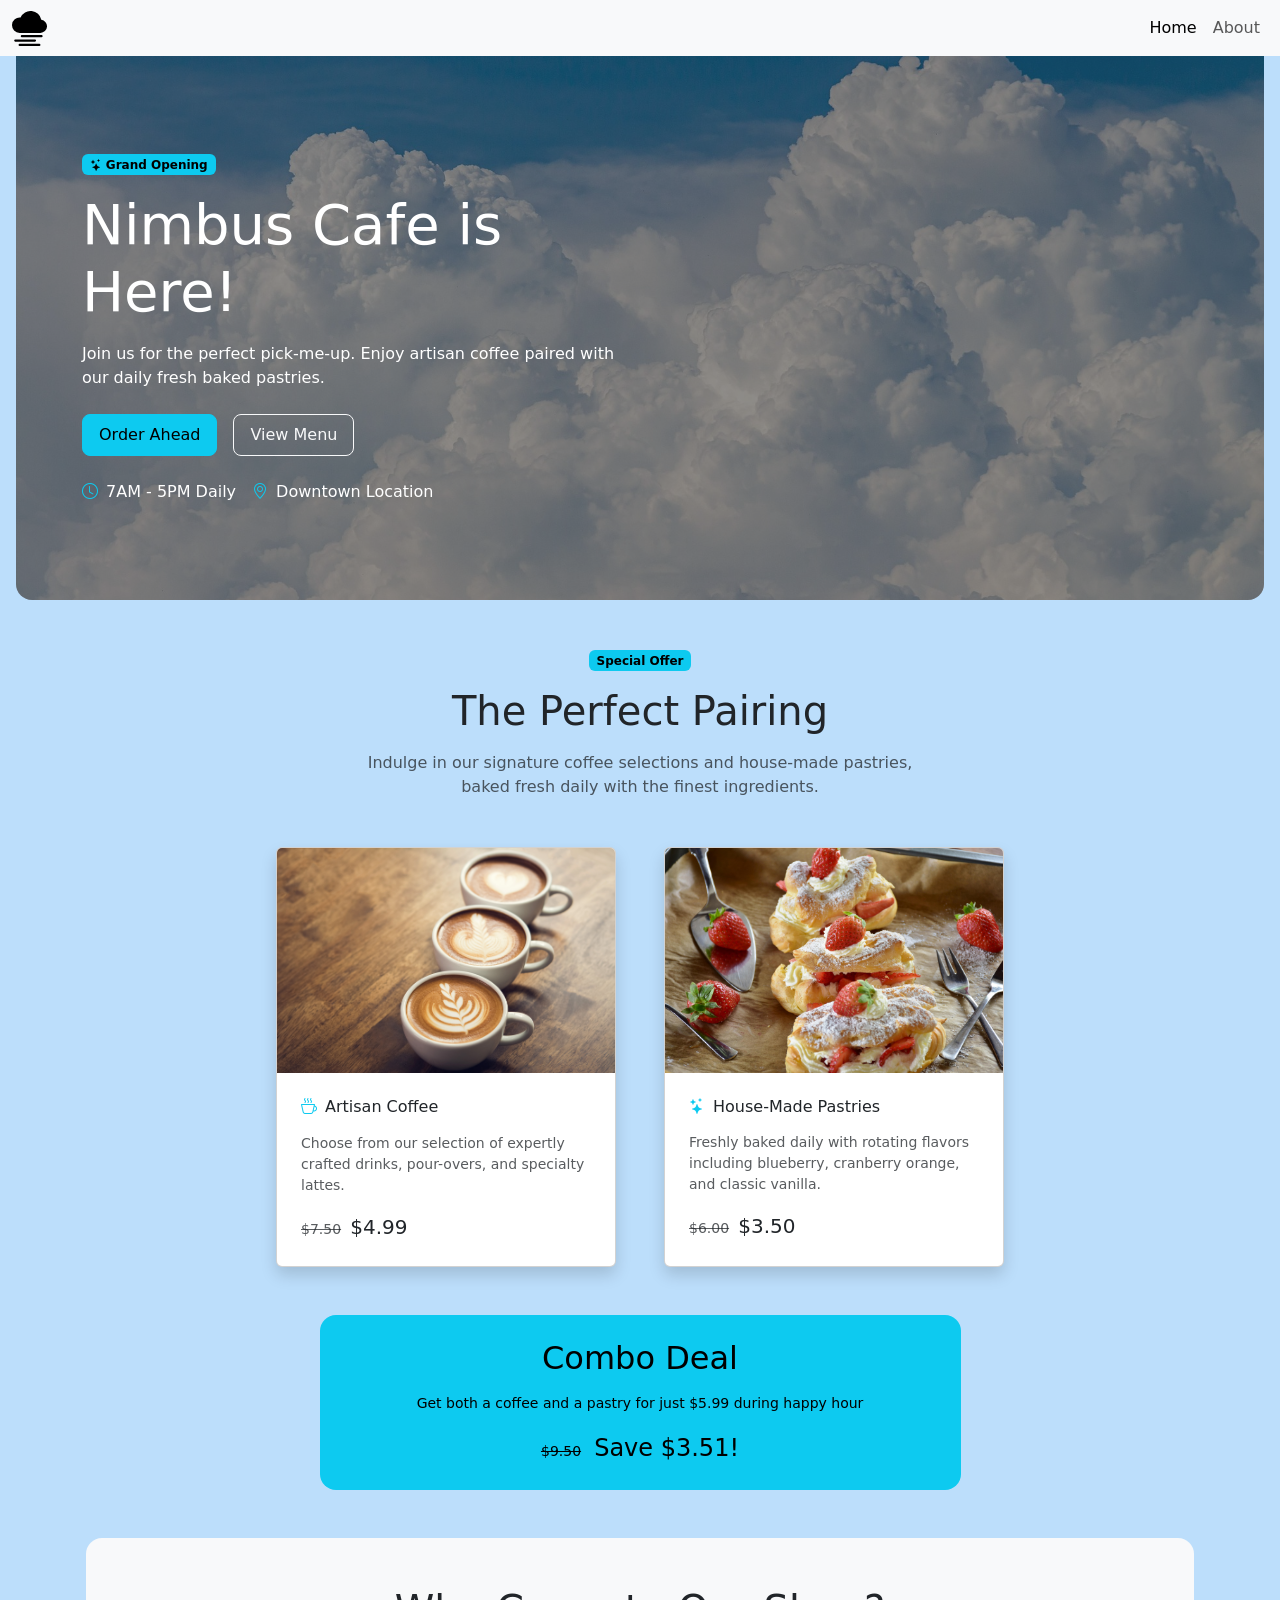
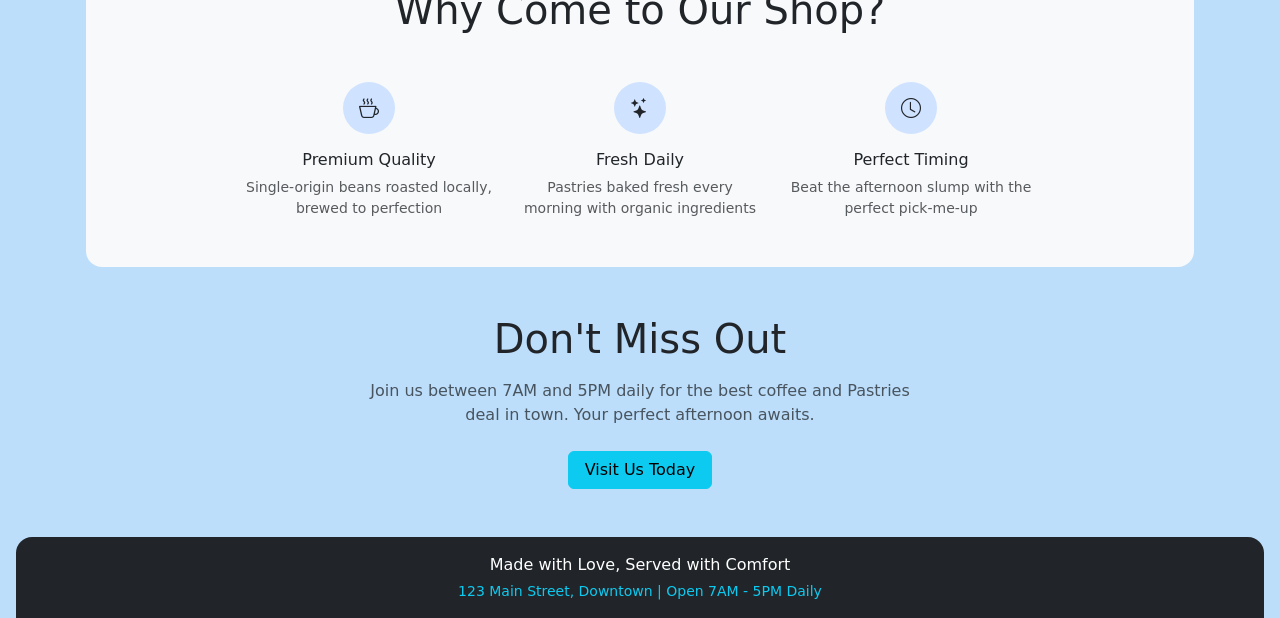
<file: index.html>
<!doctype html>
<html lang="en">
<head>
  <meta charset="utf-8">
  <meta name="viewport" content="width=device-width, initial-scale=1">
  <title>Nimbus Cafe | The Daily Grind Coffee Shop</title>
  <!-- Bootstrap CSS: https://getbootstrap.com/docs/5.3/getting-started/introduction/ -->
  <link href="https://cdn.jsdelivr.net/npm/bootstrap@5.3.8/dist/css/bootstrap.min.css" rel="stylesheet">
  <!-- Bootstrap Icons: https://icons.getbootstrap.com/ -->
  <link href="https://cdn.jsdelivr.net/npm/bootstrap-icons@1.13.1/font/bootstrap-icons.min.css" rel="stylesheet">
  <link src="css/stylesheet.css">
</head>
<body>
<nav class="navbar navbar-expand-lg bg-body-tertiary">
  <div class="container-fluid bg-info-emphasis">
    <svg xmlns="http://www.w3.org/2000/svg" width="35" height="35" fill="blueberry" class="bi bi-cloud-haze-fill" viewBox="0 0 16 16">
  <path d="M4 11.5a.5.5 0 0 1 .5-.5h9a.5.5 0 0 1 0 1h-9a.5.5 0 0 1-.5-.5m-3 2a.5.5 0 0 1 .5-.5h9a.5.5 0 0 1 0 1h-9a.5.5 0 0 1-.5-.5m2 2a.5.5 0 0 1 .5-.5h9a.5.5 0 0 1 0 1h-9a.5.5 0 0 1-.5-.5M13.405 4.027a5.001 5.001 0 0 0-9.499-1.004A3.5 3.5 0 1 0 3.5 10H13a3 3 0 0 0 .405-5.973"/>
</svg>
    <button class="navbar-toggler" type="button" data-bs-toggle="collapse" data-bs-target="#navbarNav" aria-controls="navbarNav" aria-expanded="false" aria-label="Toggle navigation">
      <span class="navbar-toggler-icon"></span>
    </button>
    <div class="collapse navbar-collapse justify-content-end" id="navbarNav">
      <ul class="navbar-nav">
        <li class="nav-item">
          <a class="nav-link active" href="index.html">Home</a>
        </li>
        <li class="nav-item">
          <a class="nav-link" href="about.html">About</a>
        </li>
      </ul>
    </div>
  </div>
</nav>

  <!-- Hero
       Position utilities: https://getbootstrap.com/docs/5.3/utilities/position/
       Border radius utilities: https://getbootstrap.com/docs/5.3/utilities/borders/#radius -->
  <header class="position-relative overflow-hidden text-white rounded-bottom-4 mx-md-3">
    <!-- Object fit (background image): https://getbootstrap.com/docs/5.3/utilities/object-fit/ -->
    <img src="img/klickblick-clouds-4215608_1920.jpg" alt="" class="position-absolute top-0 start-0 w-100 h-100 object-fit-cover">
    <!-- Opacity (image overlay): https://getbootstrap.com/docs/5.3/utilities/opacity/ -->
    <div class="position-absolute top-0 start-0 w-100 h-100 bg-dark opacity-50"></div>

    <!-- Container: https://getbootstrap.com/docs/5.3/layout/containers/ -->
    <div class="container position-relative py-5">
      <!-- Grid: https://getbootstrap.com/docs/5.3/layout/grid/ -->
      <div class="row my-md-5">
        <div class="col-md-9 col-lg-6">
          <!-- Badge: https://getbootstrap.com/docs/5.3/components/badge/ -->
          <span class="badge text-bg-info d-inline-flex align-items-center gap-1 mb-3">
            <!-- Icon: https://icons.getbootstrap.com/icons/stars/ -->
            <i class="bi bi-stars" aria-hidden="true"></i>
            Grand Opening
          </span>
          <!-- Display heading: https://getbootstrap.com/docs/5.3/content/typography/#display-headings -->
          <h1 class="display-4 mb-3">Nimbus Cafe is Here!</h1>
          <p class="mb-4">Join us for the perfect pick-me-up. Enjoy artisan coffee paired with our daily fresh baked pastries.</p>

          <!-- Buttons: https://getbootstrap.com/docs/5.3/components/buttons/
               Stacked-to-row layout: https://getbootstrap.com/docs/5.3/components/buttons/#block-buttons -->
          <div class="d-grid d-sm-flex gap-3 mb-4">
            <a href="#" class="btn btn-info btn-lg fs-6 px-3">Order Ahead</a>
            <a href="#" class="btn btn-outline-light btn-lg fs-6 px-3">View Menu</a>
          </div>

          <!-- Unstyled list: https://getbootstrap.com/docs/5.3/content/typography/#unstyled
               Flex utilities: https://getbootstrap.com/docs/5.3/utilities/flex/ -->
          <ul class="list-unstyled d-flex flex-column flex-sm-row gap-3 mb-0">
            <li class="d-flex align-items-center gap-2">
              <!-- Icon: https://icons.getbootstrap.com/icons/clock/ -->
              <i class="bi bi-clock text-info" aria-hidden="true"></i>
              7AM - 5PM Daily
            </li>
            <li class="d-flex align-items-center gap-2">
              <!-- Icon: https://icons.getbootstrap.com/icons/geo-alt/ -->
              <i class="bi bi-geo-alt text-info" aria-hidden="true"></i>
              Downtown Location
            </li>
          </ul>
        </div>
      </div>
    </div>
  </header>

  <main>
    <!-- The Perfect Pairing
         Container: https://getbootstrap.com/docs/5.3/layout/containers/ -->
    <section class="container py-5">
      <!-- Grid: https://getbootstrap.com/docs/5.3/layout/grid/ -->
      <div class="row justify-content-center text-center mb-4 mb-md-5">
        <div class="col-md-8 col-lg-6">
          <!-- Badge: https://getbootstrap.com/docs/5.3/components/badge/ -->
          <span class="badge text-bg-info mb-3">Special Offer</span>
          <!-- Display heading: https://getbootstrap.com/docs/5.3/content/typography/#display-headings -->
          <h2 class="display-6 mb-3">The Perfect Pairing</h2>
          <p class="text-body-secondary mb-0">Indulge in our signature coffee selections and house-made pastries, baked fresh daily with the finest ingredients.</p>
        </div>
      </div>

      <!-- Grid gutters: https://getbootstrap.com/docs/5.3/layout/gutters/ -->
      <div class="row justify-content-center g-4 gx-lg-5">
        <div class="col-md-6 col-lg-4">
          <!-- Card: https://getbootstrap.com/docs/5.3/components/card/
               Shadows: https://getbootstrap.com/docs/5.3/utilities/shadows/ -->
          <article class="card h-100 shadow">
            <!-- Responsive image: https://getbootstrap.com/docs/5.3/content/images/#responsive-images -->
            <img src="img/13758299-coffee-4618705.jpg" width="640" height="560" alt="Artisan coffee" class="card-img-top img-fluid">
            <div class="card-body p-4">
              <h3 class="card-title h6 d-flex align-items-center gap-2 mb-3">
                <!-- Icon: https://icons.getbootstrap.com/icons/cup-hot/ -->
                <i class="bi bi-cup-hot text-info" aria-hidden="true"></i>
                Artisan Coffee
              </h3>
              <p class="card-text text-body-secondary small">Choose from our selection of expertly crafted drinks, pour-overs, and specialty lattes.</p>
              <!-- Inline text elements (s, small): https://getbootstrap.com/docs/5.3/content/typography/#inline-text-elements -->
              <p class="mb-0">
                <s class="small text-body-secondary">$7.50</s>
                <span class="fs-5 ms-1">$4.99</span>
              </p>
            </div>
          </article>
        </div>

        <div class="col-md-6 col-lg-4">
          <!-- Card: https://getbootstrap.com/docs/5.3/components/card/
               Shadows: https://getbootstrap.com/docs/5.3/utilities/shadows/ -->
          <article class="card h-100 shadow">
            <!-- Responsive image: https://getbootstrap.com/docs/5.3/content/images/#responsive-images -->
            <img src="img/ritae-eclair-3366430_1920.jpg" width="640" height="560" alt="House-made scones" class="card-img-top img-fluid">
            <div class="card-body p-4">
              <h3 class="card-title h6 d-flex align-items-center gap-2 mb-3">
                <!-- Icon: https://icons.getbootstrap.com/icons/stars/ -->
                <i class="bi bi-stars text-info" aria-hidden="true"></i>
                House-Made Pastries
              </h3>
              <p class="card-text text-body-secondary small">Freshly baked daily with rotating flavors including blueberry, cranberry orange, and classic vanilla.</p>
              <!-- Inline text elements (s, small): https://getbootstrap.com/docs/5.3/content/typography/#inline-text-elements -->
              <p class="mb-0">
                <s class="small text-body-secondary">$6.00</s>
                <span class="fs-5 ms-1">$3.50</span>
              </p>
            </div>
          </article>
        </div>
      </div>

      <!-- Combo Deal
           Grid: https://getbootstrap.com/docs/5.3/layout/grid/ -->
      <div class="row justify-content-center mt-5">
        <div class="col-md-10 col-lg-7">
          <!-- Color and background helper (text-bg-warning): https://getbootstrap.com/docs/5.3/helpers/color-background/ -->
          <div class="text-bg-info rounded-4 text-center p-4">
            <h2 class="h2 fw-normal mb-3">Combo Deal</h2>
            <p class="small mb-3">Get both a coffee and a pastry for just $5.99 during happy hour</p>
            <!-- Inline text elements (s, small): https://getbootstrap.com/docs/5.3/content/typography/#inline-text-elements -->
            <p class="mb-0">
              <s class="small">$9.50</s>
              <span class="fs-4 ms-2">Save $3.51!</span>
            </p>
          </div>
        </div>
      </div>
    </section>

    <!-- Why Happy Hour
         Responsive container: https://getbootstrap.com/docs/5.3/layout/containers/#responsive-containers -->
    <section class="container-md px-0 px-md-3">
      <!-- Background utilities: https://getbootstrap.com/docs/5.3/utilities/background/ -->
      <div class="bg-body-tertiary rounded-4 text-center px-4 py-4 py-md-5">
        <!-- Display heading: https://getbootstrap.com/docs/5.3/content/typography/#display-headings -->
        <h2 class="display-6 mb-4 mb-md-5">Why Come to Our Shop?</h2>
        <!-- Grid: https://getbootstrap.com/docs/5.3/layout/grid/ -->
        <div class="row g-4 justify-content-center">
          <div class="col-md-4 col-lg-3">
            <!-- Icon: https://icons.getbootstrap.com/icons/cup-hot/
                 Icon circle (rounded-circle): https://getbootstrap.com/docs/5.3/utilities/borders/#radius -->
            <div class="d-inline-flex align-items-center justify-content-center rounded-circle bg-primary-subtle p-3 mb-3">
              <i class="bi bi-cup-hot fs-5 lh-1 d-flex" aria-hidden="true"></i>
            </div>
            <h3 class="h6">Premium Quality</h3>
            <p class="text-body-secondary small mb-0">Single-origin beans roasted locally, brewed to perfection</p>
          </div>
          <div class="col-md-4 col-lg-3">
            <!-- Icon: https://icons.getbootstrap.com/icons/stars/
                 Icon circle (rounded-circle): https://getbootstrap.com/docs/5.3/utilities/borders/#radius -->
            <div class="d-inline-flex align-items-center justify-content-center rounded-circle bg-primary-subtle p-3 mb-3">
              <i class="bi bi-stars fs-5 lh-1 d-flex" aria-hidden="true"></i>
            </div>
            <h3 class="h6">Fresh Daily</h3>
            <p class="text-body-secondary small mb-0">Pastries baked fresh every morning with organic ingredients</p>
          </div>
          <div class="col-md-4 col-lg-3">
            <!-- Icon: https://icons.getbootstrap.com/icons/clock/
                 Icon circle (rounded-circle): https://getbootstrap.com/docs/5.3/utilities/borders/#radius -->
            <div class="d-inline-flex align-items-center justify-content-center rounded-circle bg-primary-subtle p-3 mb-3">
              <i class="bi bi-clock fs-5 lh-1 d-flex" aria-hidden="true"></i>
            </div>
            <h3 class="h6">Perfect Timing</h3>
            <p class="text-body-secondary small mb-0">Beat the afternoon slump with the perfect pick-me-up</p>
          </div>
        </div>
      </div>
    </section>

    <!-- Don't Miss Out
         Container: https://getbootstrap.com/docs/5.3/layout/containers/ -->
    <section class="container text-center py-5">
      <!-- Grid: https://getbootstrap.com/docs/5.3/layout/grid/ -->
      <div class="row justify-content-center">
        <div class="col-md-8 col-lg-6">
          <!-- Display heading: https://getbootstrap.com/docs/5.3/content/typography/#display-headings -->
          <h2 class="display-6 mb-3">Don't Miss Out</h2>
          <p class="text-body-secondary mb-4">Join us between 7AM and 5PM daily for the best coffee and Pastries deal in town. Your perfect afternoon awaits.</p>
          <!-- Button: https://getbootstrap.com/docs/5.3/components/buttons/ -->
          <a href="#" class="btn btn-info px-3">Visit Us Today</a>
        </div>
      </div>
    </section>
  </main>

  <!-- Footer
       Responsive container: https://getbootstrap.com/docs/5.3/layout/containers/#responsive-containers -->
  <footer class="container-xlg px-0 px-md-3">
    <!-- Color and background helper (text-bg-dark): https://getbootstrap.com/docs/5.3/helpers/color-background/ -->
    <div class="text-bg-dark rounded-top-4 text-center px-3 py-3">
      <p class="mb-1">Made with Love, Served with Comfort</p>
      <p class="small text-info mb-0">123 Main Street, Downtown | Open 7AM - 5PM Daily</p>
    </div>
  </footer>

<style>
body{
  background: #bcdefb;
}
</style>
 <script src="https://cdn.jsdelivr.net/npm/bootstrap@5.3.8/dist/js/bootstrap.bundle.min.js" integrity="sha384-FKyoEForCGlyvwx9Hj09JcYn3nv7wiPVlz7YYwJrWVcXK/BmnVDxM+D2scQbITxI" crossorigin="anonymous"></script>
</body>
</html>
</file>
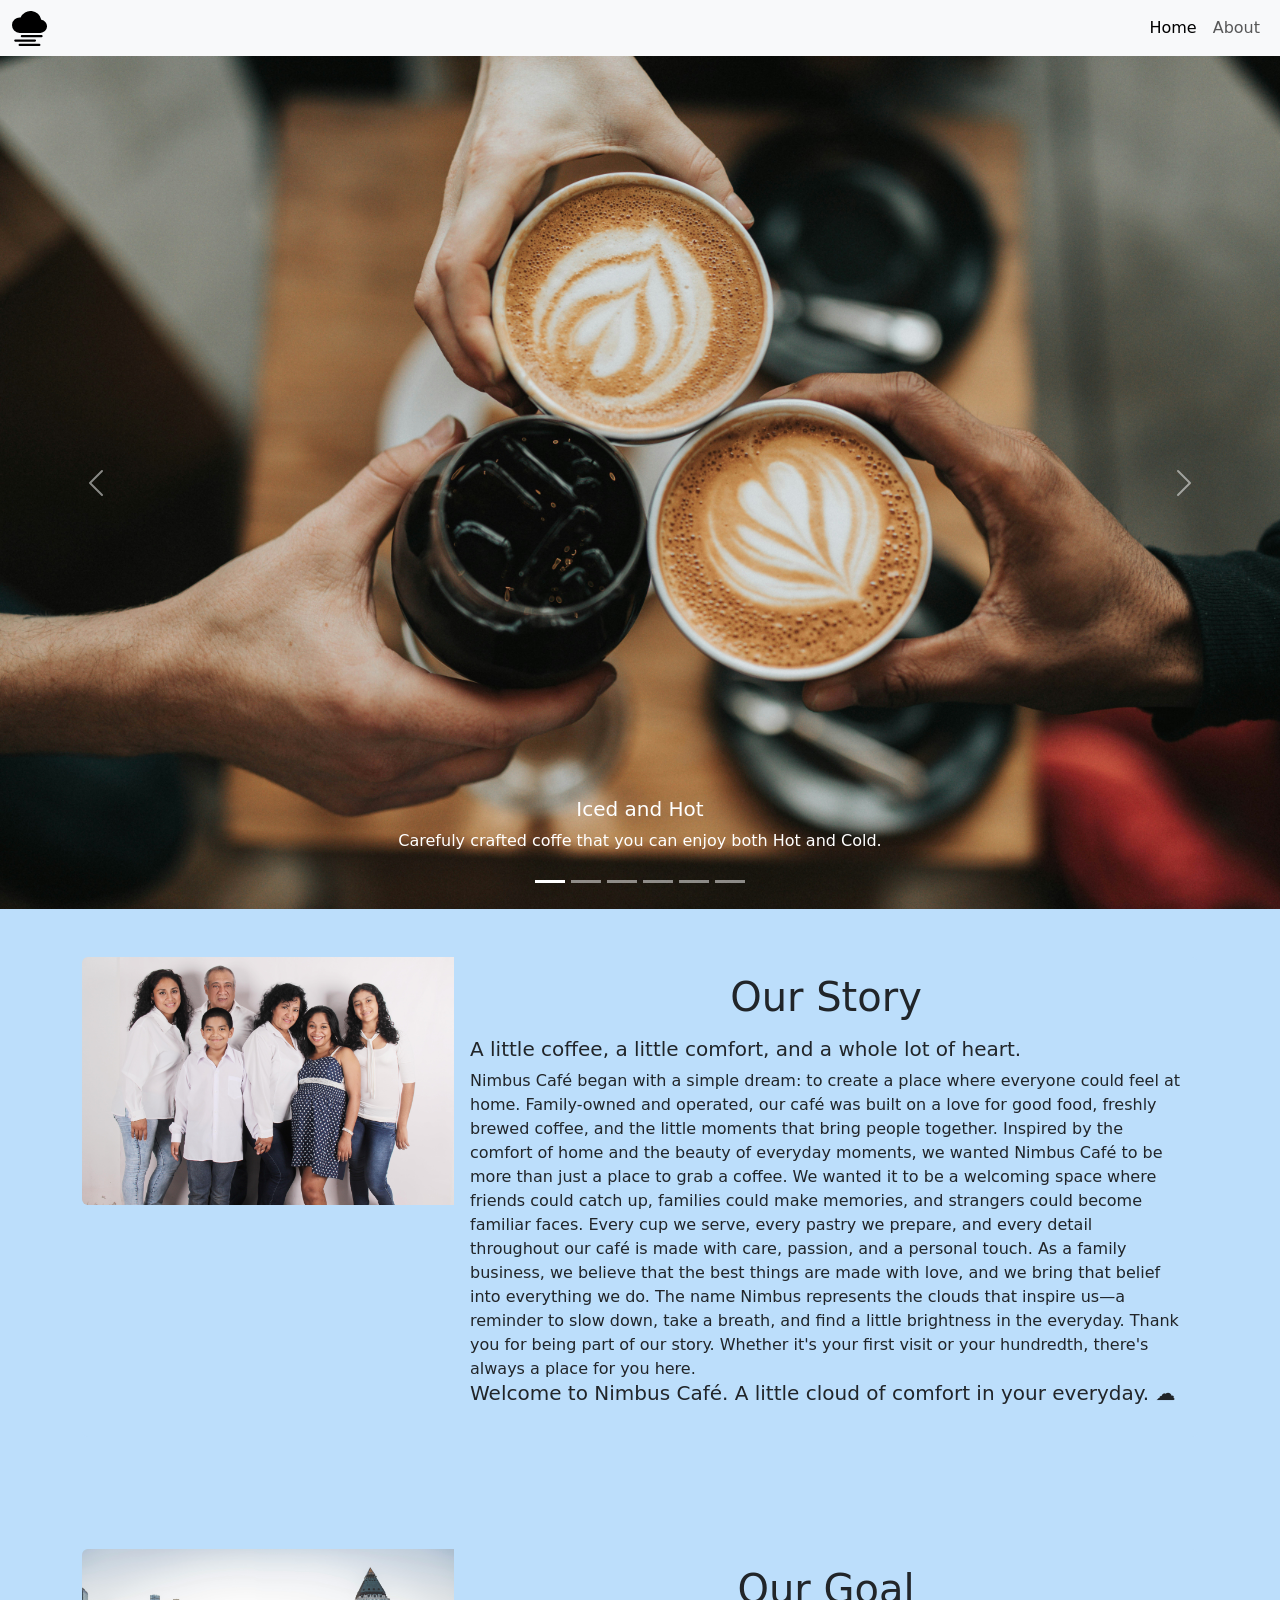
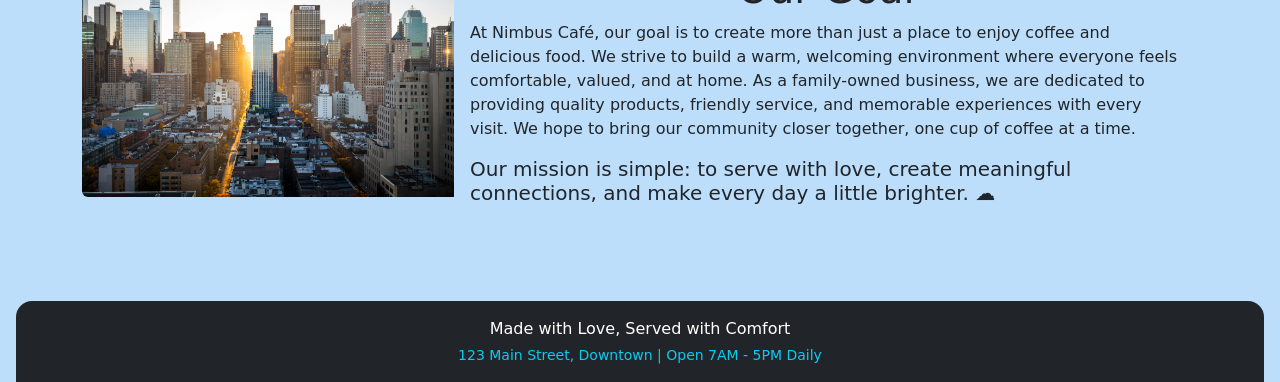
<file: about.html>
<!doctype html>
<html lang="en">
<head>
  <meta charset="utf-8">
  <meta name="viewport" content="width=device-width, initial-scale=1">
  <title>Happy Hour | The Daily Grind Coffee Shop</title>
  <!-- Bootstrap CSS: https://getbootstrap.com/docs/5.3/getting-started/introduction/ -->
  <link href="https://cdn.jsdelivr.net/npm/bootstrap@5.3.8/dist/css/bootstrap.min.css" rel="stylesheet">
  <!-- Bootstrap Icons: https://icons.getbootstrap.com/ -->
  <link href="https://cdn.jsdelivr.net/npm/bootstrap-icons@1.13.1/font/bootstrap-icons.min.css" rel="stylesheet">
</head>
<body>
<nav class="navbar navbar-expand-lg bg-body-tertiary">
  <div class="container-fluid">
    <svg xmlns="http://www.w3.org/2000/svg" width="35" height="35" fill="blueberry" class="bi bi-cloud-haze-fill" viewBox="0 0 16 16">
  <path d="M4 11.5a.5.5 0 0 1 .5-.5h9a.5.5 0 0 1 0 1h-9a.5.5 0 0 1-.5-.5m-3 2a.5.5 0 0 1 .5-.5h9a.5.5 0 0 1 0 1h-9a.5.5 0 0 1-.5-.5m2 2a.5.5 0 0 1 .5-.5h9a.5.5 0 0 1 0 1h-9a.5.5 0 0 1-.5-.5M13.405 4.027a5.001 5.001 0 0 0-9.499-1.004A3.5 3.5 0 1 0 3.5 10H13a3 3 0 0 0 .405-5.973"/>
</svg>
    <button class="navbar-toggler " type="button" data-bs-toggle="collapse" data-bs-target="#navbarNav" aria-controls="navbarNav" aria-expanded="false" aria-label="Toggle navigation">
      <span class="navbar-toggler-icon"></span>
    </button>
    <div class="collapse navbar-collapse justify-content-end" id="navbarNav">
      <ul class="navbar-nav">
        <li class="nav-item">
          <a class="nav-link active" href="index.html">Home</a>
        </li>
        <li class="nav-item">
          <a class="nav-link" href="about.html">About</a>
        </li>
      </ul>
    </div>
  </div>
</nav>
<div id="carouselExampleCaptions" class="carousel slide">
  <div class="carousel-indicators">
    <button type="button" data-bs-target="#carouselExampleCaptions" data-bs-slide-to="0" class="active" aria-current="true" aria-label="Slide 1"></button>
    <button type="button" data-bs-target="#carouselExampleCaptions" data-bs-slide-to="1" aria-label="Slide 2"></button>
    <button type="button" data-bs-target="#carouselExampleCaptions" data-bs-slide-to="2" aria-label="Slide 3"></button>
    <button type="button" data-bs-target="#carouselExampleCaptions" data-bs-slide-to="3" aria-label="Slide 4"></button>
    <button type="button" data-bs-target="#carouselExampleCaptions" data-bs-slide-to="4" aria-label="Slide 5"></button>
    <button type="button" data-bs-target="#carouselExampleCaptions" data-bs-slide-to="5" aria-label="Slide 6"></button>
  </div>

  <div class="carousel-inner">
    <div class="carousel-item active">
      <img src="img/d1.jpg" class="d-block w-100" alt="...">
      <div class="carousel-caption d-none d-md-block">
        <h5>Iced and Hot</h5>
        <p>Carefuly crafted coffe that you can enjoy both Hot and Cold.</p>
      </div>
    </div>
    <div class="carousel-item">
      <img src="img/d2.jpg" class="d-block w-100" alt="...">
      <div class="carousel-caption d-none d-md-block">
        <h5>specialty Lattes</h5>
        <p>Our latte art practiced to perfection.</p>
      </div>
    </div>
    <div class="carousel-item">
      <img src="img/d3.jpg" class="d-block w-100" alt="...">
      <div class="carousel-caption d-none d-md-block">
        <h5>Unique Flavor</h5>
        <p>Our flavors have been gathered from all over the world brought together in one place.</p>
      </div>
    </div>
    <div class="carousel-item">
      <img src="img/p1.jpg" class="d-block w-100" alt="...">
      <div class="carousel-caption d-none d-md-block">
        <h5>Delicious</h5>
        <p>Our delicious pastries are flaky and warm.</p>
      </div>
    </div>
     <div class="carousel-item">
      <img src="img/peace-creative-pVY9k8pzTzM-unsplash.jpg" class="d-block w-100" alt="...">
      <div class="carousel-caption d-none d-md-block">
        <h5>Variety</h5>
        <p>We have several different pastries to choose from, there is something for everyone.</p>
      </div>
    </div>
      <div class="carousel-item">
      <img src="img/p3.jpg" class="d-block w-100" alt="...">
      <div class="carousel-caption d-none d-md-block">
        <h5>Fresh</h5>
        <p>Our pastries are made fresh daily with all localy grown ingredients.</p>
      </div>
    </div>
  </div>
  <button class="carousel-control-prev" type="button" data-bs-target="#carouselExampleCaptions" data-bs-slide="prev">
    <span class="carousel-control-prev-icon" aria-hidden="true"></span>
    <span class="visually-hidden">Previous</span>
  </button>
  <button class="carousel-control-next" type="button" data-bs-target="#carouselExampleCaptions" data-bs-slide="next">
    <span class="carousel-control-next-icon" aria-hidden="true"></span>
    <span class="visually-hidden">Next</span>
  </button>
</div>

<section class="container py-5">
<div class="card mb-3" style="max-width: 100%; background-color: #bcdefb;border: none;">
  <div class="row g-0">
    <div class="col-md-4">
      <img src="img/miltonhuallpa95-family-photo-827763.jpg" class="img-fluid rounded-start" alt="...">
    </div>
    <div class="col-md-8">
      <div class="card-body">
        <h1 class="card-title text-center">Our Story</h1>
        <p class="card-text">
<h5>A little coffee, a little comfort, and a whole lot of heart.</h5>
Nimbus Café began with a simple dream: to create a place where everyone could feel at home. Family-owned and operated, our café was built on a love for good food, freshly brewed coffee, and the little moments that bring people together.
Inspired by the comfort of home and the beauty of everyday moments, we wanted Nimbus Café to be more than just a place to grab a coffee. We wanted it to be a welcoming space where friends could catch up, families could make memories, and strangers could become familiar faces.
Every cup we serve, every pastry we prepare, and every detail throughout our café is made with care, passion, and a personal touch. As a family business, we believe that the best things are made with love, and we bring that belief into everything we do.
The name Nimbus represents the clouds that inspire us—a reminder to slow down, take a breath, and find a little brightness in the everyday.
Thank you for being part of our story. Whether it's your first visit or your hundredth, there's always a place for you here.
<h5>Welcome to Nimbus Café. A little cloud of comfort in your everyday. ☁️</h5></p>
      </div>
    </div>
  </div>
</div></section>
<section class="container py-5">
<div class="card mb-3" style="max-width: 100%;background-color: #bcdefb;border: none;">
  <div class="row g-0">
    <div class="col-md-4">
      <img src="img/ben-o-bro-wpU4veNGnHg-unsplash.jpg" class="img-fluid rounded-start" alt="...">
    </div>
    <div class="col-md-8">
      <div class="card-body">
        <h1 class="card-title text-center">Our Goal</h1>
        <p class="card-text">At Nimbus Café, our goal is to create more than just a place to enjoy coffee and delicious food. We strive to build a warm, welcoming environment where everyone feels comfortable, valued, and at home. As a family-owned business, we are dedicated to providing quality products, friendly service, and memorable experiences with every visit. We hope to bring our community closer together, one cup of coffee at a time.
          <h5>Our mission is simple: to serve with love, create meaningful connections, and make every day a little brighter. ☁️</h5>
        </p>
      </div>
    </div>
  </div>
</div>
</section>




<style>
body{
  background: #bcdefb;
}
</style>

<script src="https://cdn.jsdelivr.net/npm/bootstrap@5.3.8/dist/js/bootstrap.bundle.min.js" integrity="sha384-FKyoEForCGlyvwx9Hj09JcYn3nv7wiPVlz7YYwJrWVcXK/BmnVDxM+D2scQbITxI" crossorigin="anonymous"></script>
 <footer class="container-xlg px-0 px-md-3">
    <!-- Color and background helper (text-bg-dark): https://getbootstrap.com/docs/5.3/helpers/color-background/ -->
    <div class="text-bg-dark rounded-top-4 text-center px-3 py-3">
      <p class="mb-1">Made with Love, Served with Comfort</p>
      <p class="small text-info mb-0">123 Main Street, Downtown | Open 7AM - 5PM Daily</p>
    </div></footer>
</body>
</html>
</file>
